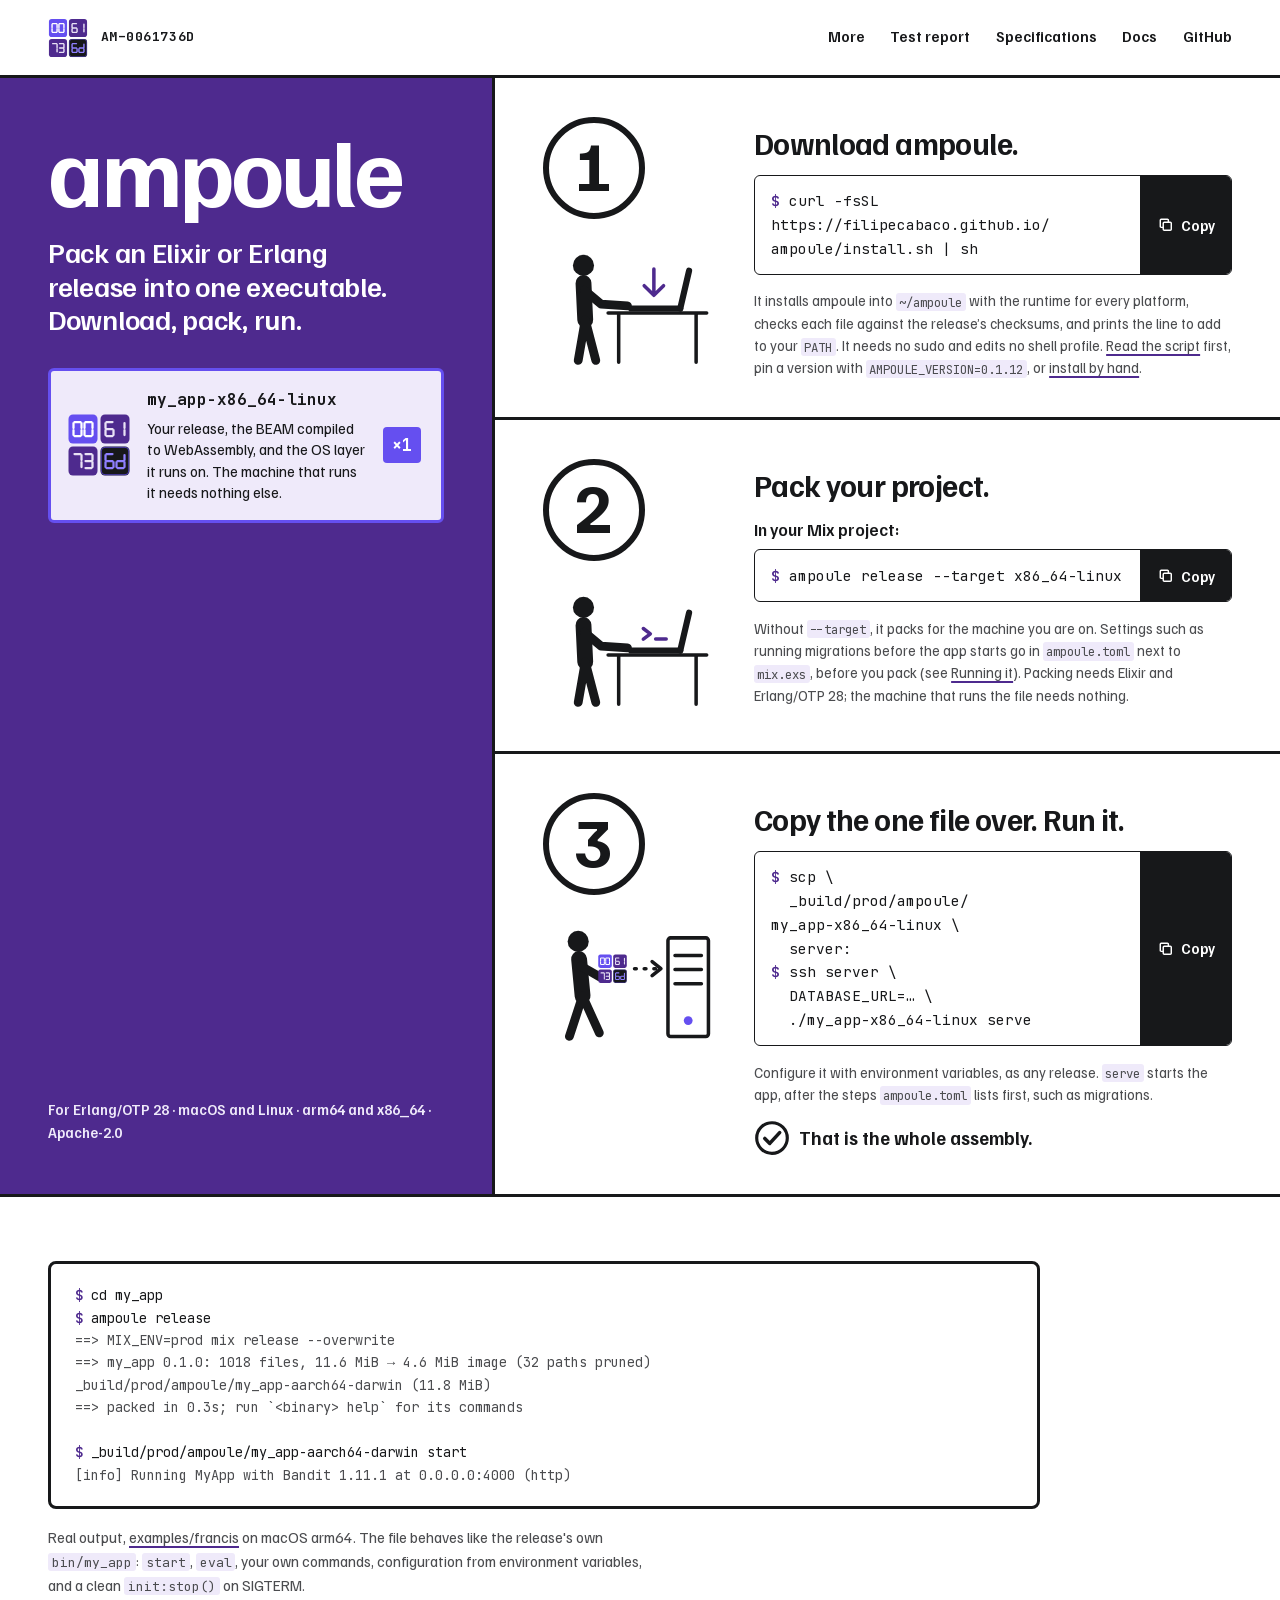
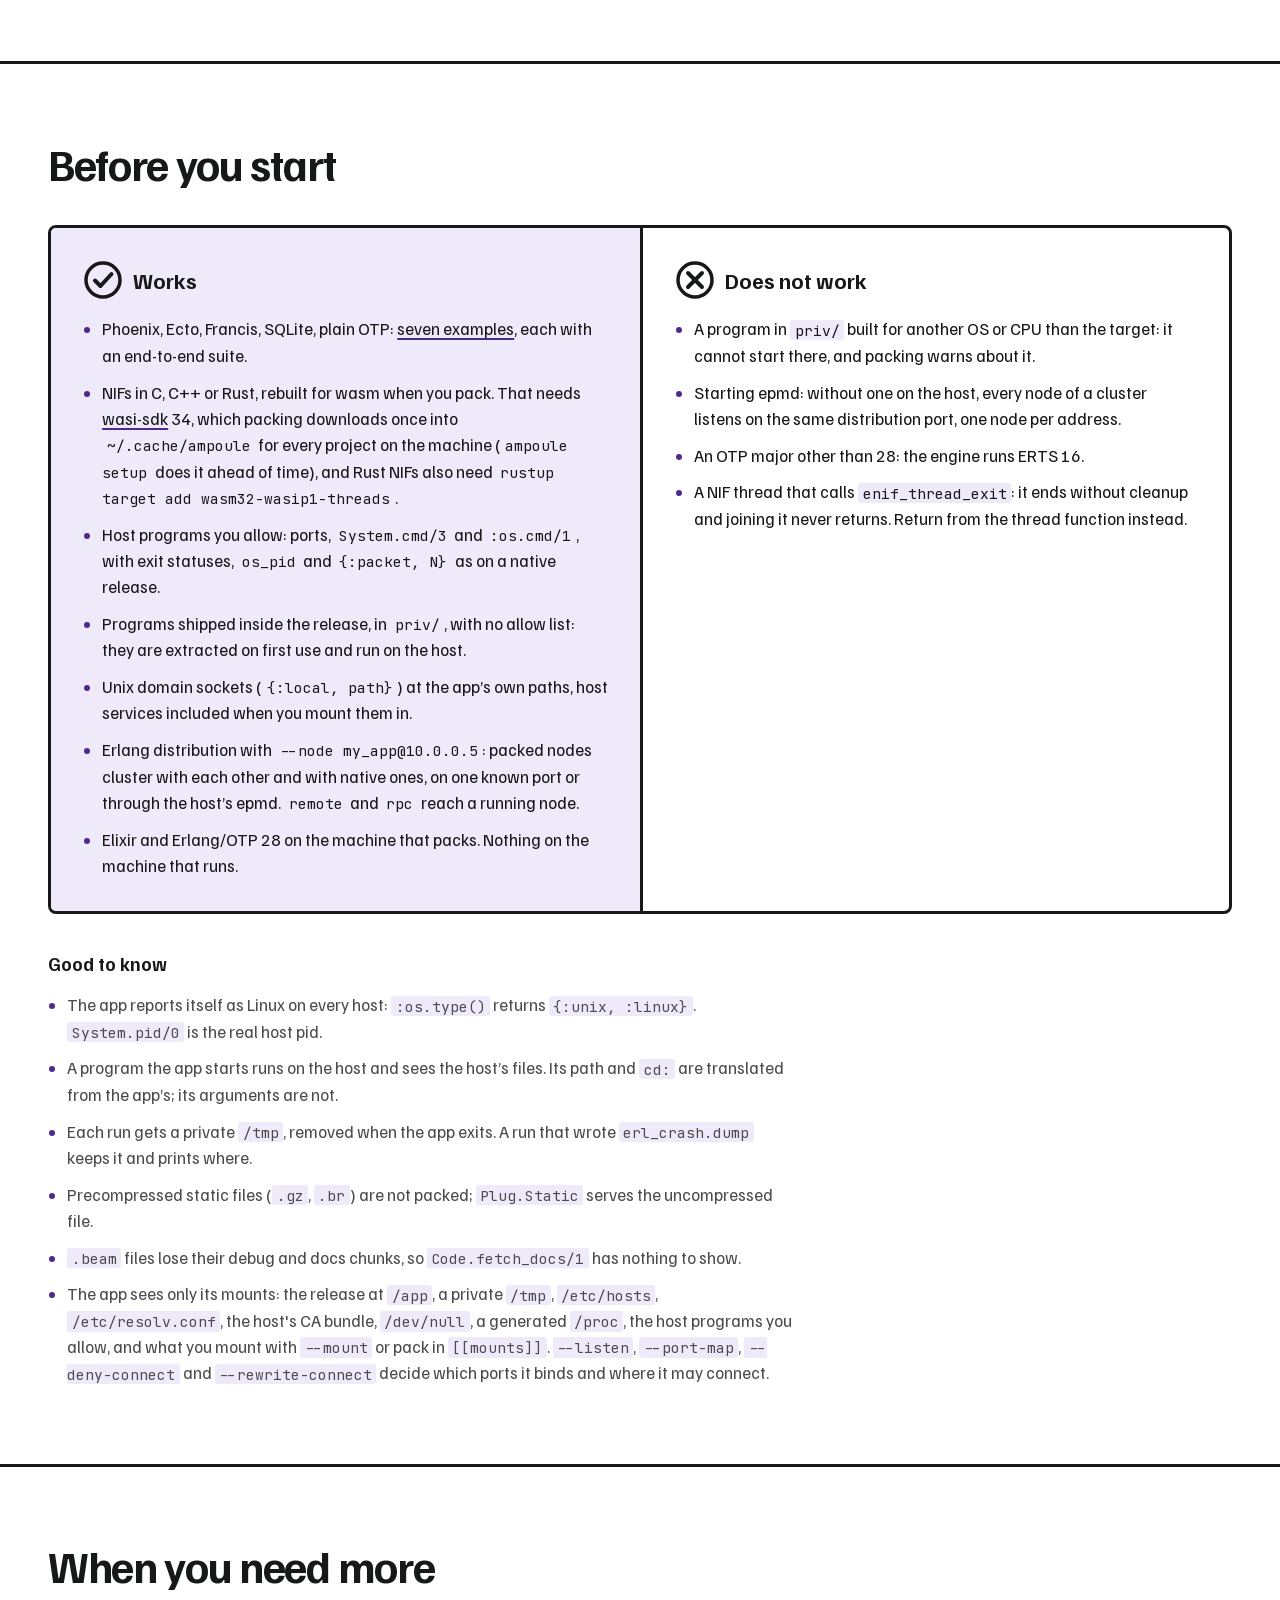
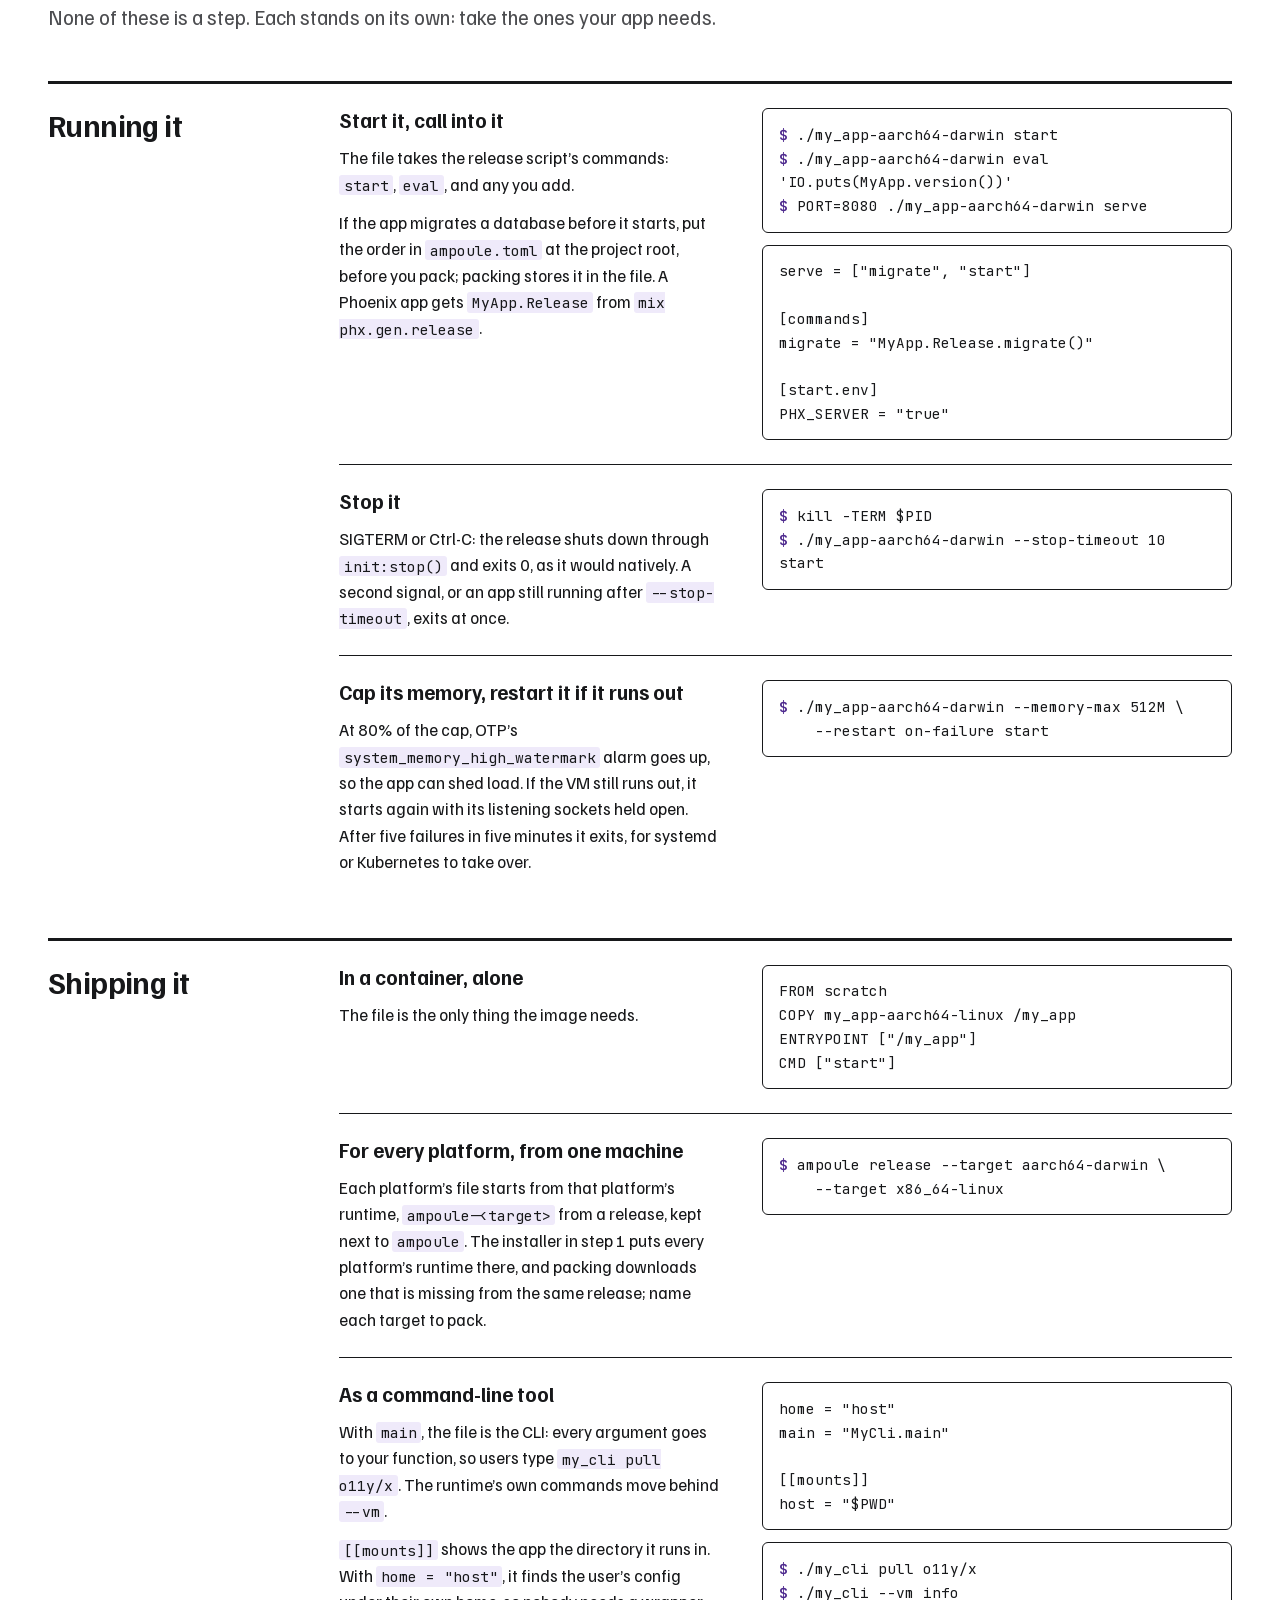
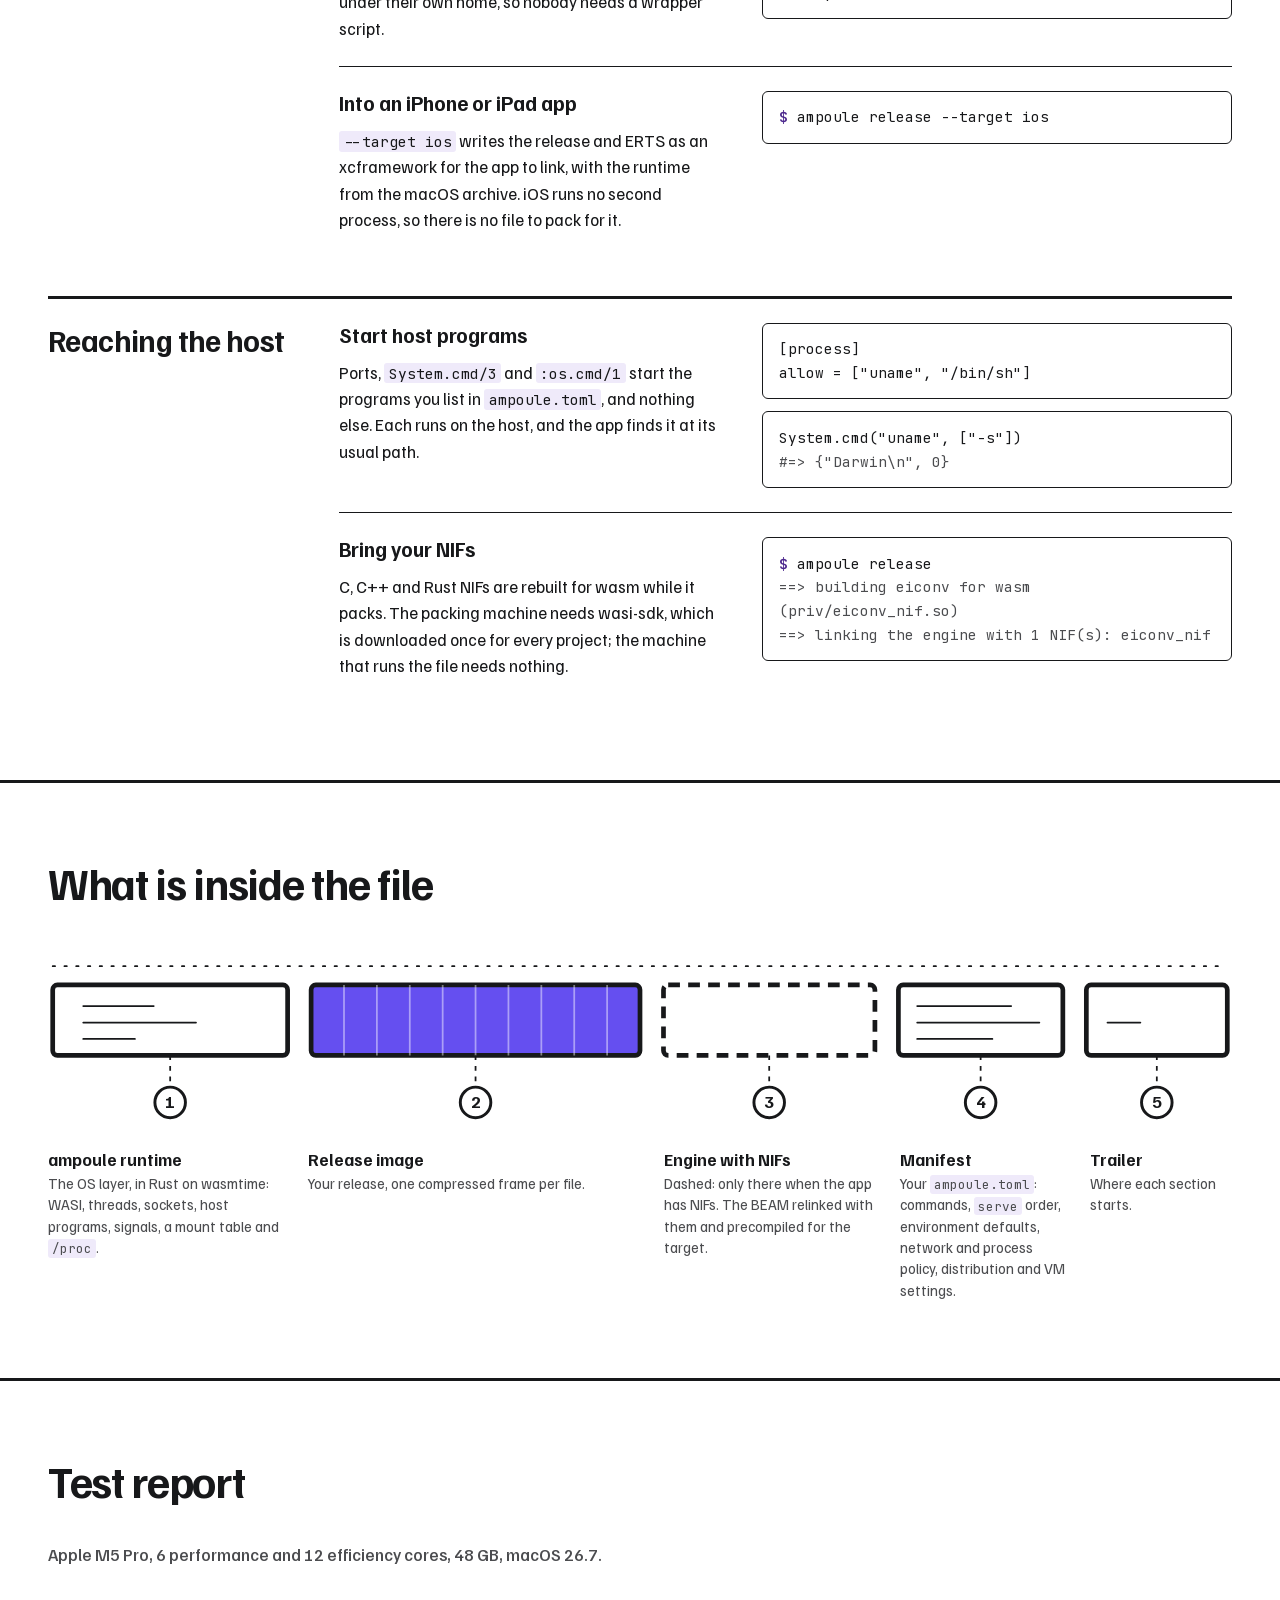
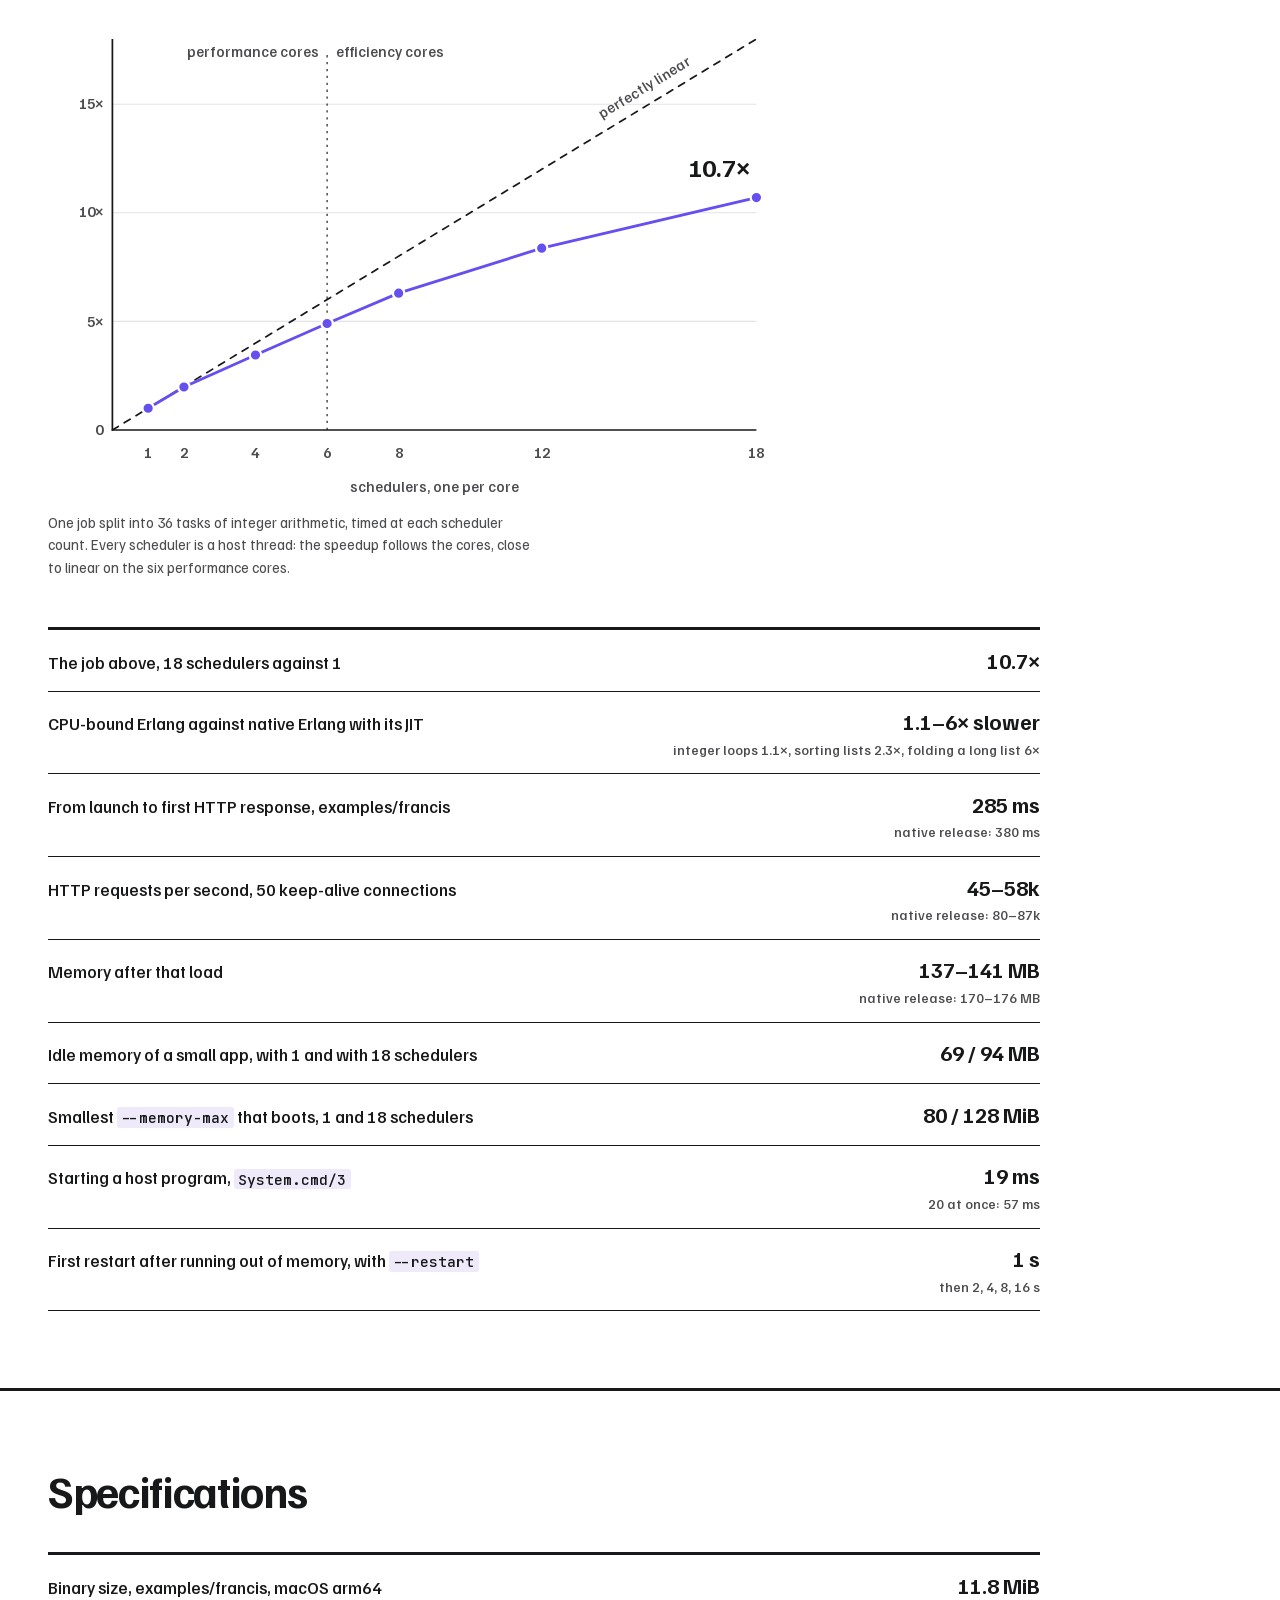
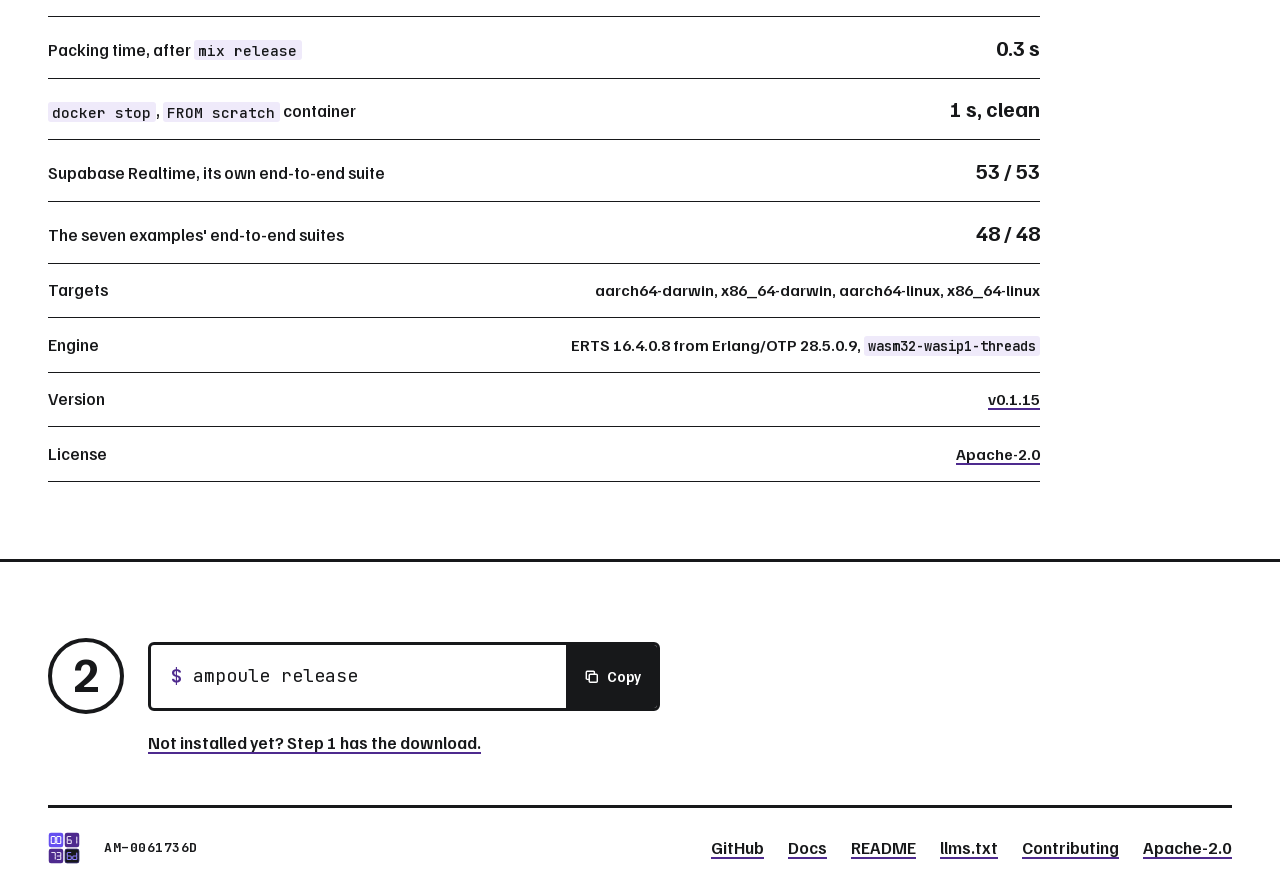
<file: site/index.html>
<!doctype html>
<html lang="en">
<head>
  <meta charset="utf-8">
  <meta name="viewport" content="width=device-width, initial-scale=1">
  <title>ampoule: one executable for your Elixir release</title>
  <meta name="description" content="ampoule packs an Elixir or Erlang release into one executable for macOS and Linux: the release, the BEAM compiled to WebAssembly, and the operating system it runs on, in a single file.">
  <meta name="theme-color" content="#4e2a8e">
  <link rel="canonical" href="https://filipecabaco.github.io/ampoule/">
  <meta property="og:type" content="website">
  <meta property="og:site_name" content="ampoule">
  <meta property="og:locale" content="en_US">
  <meta property="og:url" content="https://filipecabaco.github.io/ampoule/">
  <meta property="og:title" content="ampoule: one executable for your Elixir release">
  <meta property="og:description" content="Pack an Elixir or Erlang release into one file for macOS and Linux: the release, the BEAM as WebAssembly, and the OS layer it runs on. Copy it over and run it.">
  <meta property="og:image" content="https://filipecabaco.github.io/ampoule/og.png?v=3">
  <meta property="og:image:type" content="image/png">
  <meta property="og:image:width" content="1200">
  <meta property="og:image:height" content="630">
  <meta property="og:image:alt" content="ampoule: pack an Elixir or Erlang release into one executable. Step 1, download ampoule with one command. Step 2, ampoule release. Step 3, copy the one file and run it.">
  <meta name="twitter:card" content="summary_large_image">
  <meta name="twitter:title" content="ampoule: one executable for your Elixir release">
  <meta name="twitter:description" content="Pack an Elixir or Erlang release into one file for macOS and Linux. Download, pack, run.">
  <meta name="twitter:image" content="https://filipecabaco.github.io/ampoule/og.png?v=3">
  <meta name="twitter:image:alt" content="ampoule: pack an Elixir or Erlang release into one executable: download, pack, run.">
  <link rel="icon" href="favicon.svg" type="image/svg+xml">
  <link rel="alternate" type="text/plain" href="llms.txt" title="llms.txt: these docs for language models">
  <link rel="preload" href="fonts/familjen-grotesk-latin.woff2" as="font" type="font/woff2" crossorigin>
  <link rel="preload" href="fonts/jetbrains-mono-latin.woff2" as="font" type="font/woff2" crossorigin>
  <link rel="stylesheet" href="style.css">
  <script src="main.js" defer></script>
</head>
<body>
  <a class="skip" href="#steps">Skip to the steps</a>

  <svg width="0" height="0" class="defs" aria-hidden="true" focusable="false">
    <defs>
      <!-- The mark: 00 61 73 6D, the bytes every wasm module starts with. Same drawing as favicon.svg. -->
      <symbol id="mark" viewBox="0 0 128 128">
        <rect x="3" y="3" width="58" height="58" rx="9" fill="#654ff0"/>
        <path d="M15 18L27 18 M29 20L29 30 M29 34L29 44 M15 46L27 46 M13 34L13 44 M13 20L13 30 M37 18L49 18 M51 20L51 30 M51 34L51 44 M37 46L49 46 M35 34L35 44 M35 20L35 30" fill="none" stroke="#ffffff" stroke-width="4.5" stroke-linecap="round"/>
        <rect x="67" y="3" width="58" height="58" rx="9" fill="#4e2a8e"/>
        <path d="M79 18L91 18 M93 34L93 44 M79 46L91 46 M77 34L77 44 M77 20L77 30 M79 32L91 32 M115 20L115 30 M115 34L115 44" fill="none" stroke="#e9e2f5" stroke-width="4.5" stroke-linecap="round"/>
        <rect x="3" y="67" width="58" height="58" rx="9" fill="#4e2a8e"/>
        <path d="M15 82L27 82 M29 84L29 94 M29 98L29 108 M37 82L49 82 M51 84L51 94 M51 98L51 108 M37 110L49 110 M37 96L49 96" fill="none" stroke="#e9e2f5" stroke-width="4.5" stroke-linecap="round"/>
        <rect x="67" y="67" width="58" height="58" rx="9" fill="#17181a"/>
        <rect x="68.5" y="68.5" width="55" height="55" rx="7.5" fill="none" stroke="#654ff0" stroke-width="1.5"/>
        <path d="M79 82L91 82 M93 98L93 108 M79 110L91 110 M77 98L77 108 M77 84L77 94 M79 96L91 96 M115 84L115 94 M115 98L115 108 M101 110L113 110 M99 98L99 108 M101 96L113 96" fill="none" stroke="#8f80ff" stroke-width="4.5" stroke-linecap="round"/>
        
      </symbol>
      <symbol id="icon-copy" viewBox="0 0 24 24">
        <rect x="8.5" y="8.5" width="11" height="11" rx="1.5" fill="none" stroke="currentColor" stroke-width="2"/>
        <path d="M15.5 8.5V5.75A1.25 1.25 0 0 0 14.25 4.5H5.75A1.25 1.25 0 0 0 4.5 5.75v8.5a1.25 1.25 0 0 0 1.25 1.25H8.5" fill="none" stroke="currentColor" stroke-width="2"/>
      </symbol>
      <symbol id="icon-check" viewBox="0 0 24 24">
        <path d="M5 12.5l4.5 4.5L19 7.5" fill="none" stroke="currentColor" stroke-width="2.5" stroke-linecap="round" stroke-linejoin="round"/>
      </symbol>
      <!-- Do / don't markers, as on an assembly sheet. -->
      <symbol id="ok" viewBox="0 0 40 40">
        <circle cx="20" cy="20" r="17" fill="none" stroke="currentColor" stroke-width="3.5"/>
        <path d="M12 20.5l5.5 5.5L28.5 14" fill="none" stroke="currentColor" stroke-width="4" stroke-linecap="round" stroke-linejoin="round"/>
      </symbol>
      <symbol id="no" viewBox="0 0 40 40">
        <circle cx="20" cy="20" r="17" fill="none" stroke="currentColor" stroke-width="3.5"/>
        <path d="M13 13l14 14M27 13L13 27" fill="none" stroke="currentColor" stroke-width="4" stroke-linecap="round"/>
      </symbol>
    </defs>
  </svg>

  <header class="masthead">
    <a class="masthead-id" href="#top" aria-label="ampoule home">
      <svg class="mark" aria-hidden="true"><use href="#mark"/></svg>
      <span class="part-no">AM–0061736D</span>
    </a>
    <nav class="masthead-nav" aria-label="Site">
      <a href="#more">More</a>
      <a href="#report">Test report</a>
      <a href="#specs">Specifications</a>
      <a href="https://github.com/filipecabaco/ampoule/tree/main/docs#readme">Docs</a>
      <a href="https://github.com/filipecabaco/ampoule">GitHub</a>
    </nav>
  </header>

  <main id="top">
    <div class="sheet-one">
      <div class="cover">
        <h1 class="name">ampoule</h1>
        <p class="claim">Pack an Elixir or Erlang release into one executable. Download, pack, run.</p>

        <section class="inventory" id="inventory" aria-labelledby="inventory-title">
          <h2 id="inventory-title" class="visually-hidden">What you ship</h2>
          <p class="the-part">
            <svg class="mark" aria-hidden="true"><use href="#mark"/></svg>
            <span><span class="part-name">my_app-x86_64-linux</span><span class="part-desc">Your release, the BEAM compiled to WebAssembly, and the OS layer it runs on. The machine that runs it needs nothing else.</span></span>
            <span class="qty">×1</span>
          </p>
        </section>
        <p class="cover-foot">For Erlang/OTP 28 · macOS and Linux · arm64 and x86_64 · Apache-2.0</p>
      </div>

      <ol class="steps" id="steps" aria-label="Assembly">
        <li class="step" data-step>
          <span class="step-no" aria-hidden="true">1</span>
          <svg class="picto" viewBox="0 0 200 150" aria-hidden="true">
            <!-- A figure at a desk; an arrow brings ampoule down into the laptop. -->
            <circle cx="46" cy="30" r="12" class="ink-fill"/>
            <path d="M46 50 L48 92" class="body"/>
            <path d="M48 92 L40 138 M48 92 L60 138" class="limb"/>
            <path d="M47 58 L66 74 L96 76" class="limb"/>
            <path d="M74 84 H186 M86 84 V140 M174 84 V140" class="line"/>
            <path d="M100 79 H156" class="line heavy"/>
            <path d="M156 79 L166 36" class="line heavy"/>
            <path class="accent-stroke" d="M126 34 V64 M115 53 L126 64 L137 53"/>
          </svg>
          <div class="step-body">
            <h2 class="step-title">Download ampoule.</h2>
            <div class="plate">
              <pre class="cmd"><code data-install><span class="p">$</span> curl -fsSL https://filipecabaco.github.io/<wbr><span class="keep">ampoule/install.sh | sh</span></code></pre>
                <button class="copy" type="button" data-copy="[data-install]" aria-label="Copy the install command">
                  <svg aria-hidden="true"><use href="#icon-copy"/></svg>
                  <span data-copy-label>Copy</span>
                </button>
            </div>
            <p class="needs">It installs ampoule into <code>~/ampoule</code> with the runtime for every platform, checks each file against the release’s checksums, and prints the line to add to your <code>PATH</code>. It needs no sudo and edits no shell profile. <a href="install.sh">Read the script</a> first, pin a version with <code>AMPOULE_VERSION=0.1.12</code>, or <a href="https://github.com/filipecabaco/ampoule/blob/main/docs/getting-started.md">install by hand</a>.</p>
          </div>
        </li>

        <li class="step" data-step>
          <span class="step-no" aria-hidden="true">2</span>
          <svg class="picto" viewBox="0 0 200 150" aria-hidden="true">
            <!-- A figure at a desk, typing into a laptop. -->
            <circle cx="46" cy="30" r="12" class="ink-fill"/>
            <path d="M46 50 L48 92" class="body"/>
            <path d="M48 92 L40 138 M48 92 L60 138" class="limb"/>
            <path d="M47 58 L66 74 L96 76" class="limb"/>
            <path d="M74 84 H186 M86 84 V140 M174 84 V140" class="line"/>
            <path d="M100 79 H156" class="line heavy"/>
            <path d="M156 79 L166 36" class="line heavy"/>
            <path class="accent-stroke" d="M114 54 l8 6 -8 6 M128 66 h12"/>
          </svg>
          <div class="step-body">
            <h2 class="step-title">Pack your project.</h2>
            <div class="stage">
              <p class="stage-say">In your Mix project:</p>
              <div class="plate">
                <pre class="cmd"><code data-release><span class="p">$</span> ampoule release --target x86_64-linux</code></pre>
                <button class="copy" type="button" data-copy="[data-release]" aria-label="Copy the pack command">
                  <svg aria-hidden="true"><use href="#icon-copy"/></svg>
                  <span data-copy-label>Copy</span>
                </button>
              </div>
            </div>
            <p class="needs">Without <code>--target</code>, it packs for the machine you are on. Settings such as running migrations before the app starts go in <code>ampoule.toml</code> next to <code>mix.exs</code>, before you pack (see <a href="#more">Running it</a>). Packing needs Elixir and Erlang/OTP 28; the machine that runs the file needs nothing.</p>
          </div>
        </li>

        <li class="step" data-step>
          <span class="step-no" aria-hidden="true">3</span>
          <svg class="picto" viewBox="0 0 200 150" aria-hidden="true">
            <!-- A figure carrying the one file to a server. -->
            <circle cx="40" cy="30" r="12" class="ink-fill"/>
            <path d="M41 50 L45 92" class="body"/>
            <path d="M45 92 L30 138 M45 92 L64 134" class="limb"/>
            <path d="M43 58 L64 70" class="limb"/>
            <use href="#mark" x="62" y="44" width="34" height="34"/>
            <path d="M104 61 H128" class="line dash"/>
            <path d="M124 53 L134 61 L124 69" class="line"/>
            <rect x="142" y="26" width="46" height="112" rx="3" class="line box"/>
            <path d="M150 46 H180 M150 62 H180 M150 78 H180" class="line"/>
            <circle cx="165" cy="120" r="5" class="accent-fill"/>
          </svg>
          <div class="step-body">
            <h2 class="step-title">Copy the one file over. Run it.</h2>
            <div class="plate">
              <pre class="cmd"><code data-ship><span class="p">$</span> scp \
  _build/prod/ampoule/<wbr><span class="keep">my_app-x86_64-linux \</span>
  server:
<span class="p">$</span> ssh server \
  DATABASE_URL=… \
  <span class="keep">./my_app-x86_64-linux serve</span></code></pre>
                <button class="copy" type="button" data-copy="[data-ship]" aria-label="Copy the copy and run commands">
                  <svg aria-hidden="true"><use href="#icon-copy"/></svg>
                  <span data-copy-label>Copy</span>
                </button>
            </div>
            <p class="needs">Configure it with environment variables, as any release. <code>serve</code> starts the app, after the steps <code>ampoule.toml</code> lists first, such as migrations.</p>
            <p class="done"><svg aria-hidden="true"><use href="#ok"/></svg> That is the whole assembly.</p>
          </div>
        </li>
      </ol>
    </div>

    <section class="proof" aria-labelledby="proof-title">
      <h2 id="proof-title" class="visually-hidden">What packing looks like</h2>
      <figure class="specimen">
        <pre class="cmd"><code><span class="p">$</span> cd my_app
<span class="p">$</span> ampoule release
<span class="o">==&gt; MIX_ENV=prod mix release --overwrite
==&gt; my_app 0.1.0: 1018 files, 11.6 MiB → 4.6 MiB image (32 paths pruned)
_build/prod/ampoule/my_app-aarch64-darwin (11.8 MiB)
==&gt; packed in 0.3s; run `&lt;binary&gt; help` for its commands</span>

<span class="p">$</span> _build/prod/ampoule/my_app-aarch64-darwin start
<span class="o">[info] Running MyApp with Bandit 1.11.1 at 0.0.0.0:4000 (http)</span></code></pre>
        <figcaption>Real output, <a href="https://github.com/filipecabaco/ampoule/tree/main/examples/francis">examples/francis</a> on macOS arm64. The file behaves like the release's own <code>bin/my_app</code>: <code>start</code>, <code>eval</code>, your own commands, configuration from environment variables, and a clean <code>init:stop()</code> on SIGTERM.</figcaption>
      </figure>
    </section>

    <section class="rules" aria-labelledby="rules-title">
      <h2 id="rules-title" class="sheet-title">Before you start</h2>
      <div class="rules-grid">
        <div class="rule-col">
          <h3><svg class="rule-icon ok" aria-hidden="true"><use href="#ok"/></svg> Works</h3>
          <ul>
            <li>Phoenix, Ecto, Francis, SQLite, plain OTP: <a href="https://github.com/filipecabaco/ampoule/tree/main/examples">seven examples</a>, each with an end-to-end suite.</li>
            <li>NIFs in C, C++ or Rust, rebuilt for wasm when you pack. That needs <a href="https://github.com/WebAssembly/wasi-sdk/releases">wasi-sdk</a> 34, which packing downloads once into <code>~/.cache/ampoule</code> for every project on the machine (<code>ampoule setup</code> does it ahead of time), and Rust NIFs also need <code>rustup target add wasm32-wasip1-threads</code>.</li>
            <li>Host programs you allow: ports, <code>System.cmd/3</code> and <code>:os.cmd/1</code>, with exit statuses, <code>os_pid</code> and <code>{:packet, N}</code> as on a native release.</li>
            <li>Programs shipped inside the release, in <code>priv/</code>, with no allow list: they are extracted on first use and run on the host.</li>
            <li>Unix domain sockets (<code>{:local, path}</code>) at the app’s own paths, host services included when you mount them in.</li>
            <li>Erlang distribution with <code>--node my_app@10.0.0.5</code>: packed nodes cluster with each other and with native ones, on one known port or through the host’s epmd. <code>remote</code> and <code>rpc</code> reach a running node.</li>
            <li>Elixir and Erlang/OTP 28 on the machine that packs. Nothing on the machine that runs.</li>
          </ul>
        </div>
        <div class="rule-col">
          <h3><svg class="rule-icon no" aria-hidden="true"><use href="#no"/></svg> Does not work</h3>
          <ul>
            <li>A program in <code>priv/</code> built for another OS or CPU than the target: it cannot start there, and packing warns about it.</li>
            <li>Starting epmd: without one on the host, every node of a cluster listens on the same distribution port, one node per address.</li>
            <li>An OTP major other than 28: the engine runs ERTS 16.</li>
            <li>A NIF thread that calls <code>enif_thread_exit</code>: it ends without cleanup and joining it never returns. Return from the thread function instead.</li>
          </ul>
        </div>
      </div>
      <h3 class="aside-title">Good to know</h3>
      <ul class="aside-list">
        <li>The app reports itself as Linux on every host: <code>:os.type()</code> returns <code>{:unix, :linux}</code>. <code>System.pid/0</code> is the real host pid.</li>
        <li>A program the app starts runs on the host and sees the host’s files. Its path and <code>cd:</code> are translated from the app’s; its arguments are not.</li>
        <li>Each run gets a private <code>/tmp</code>, removed when the app exits. A run that wrote <code>erl_crash.dump</code> keeps it and prints where.</li>
        <li>Precompressed static files (<code>.gz</code>, <code>.br</code>) are not packed; <code>Plug.Static</code> serves the uncompressed file.</li>
        <li><code>.beam</code> files lose their debug and docs chunks, so <code>Code.fetch_docs/1</code> has nothing to show.</li>
        <li>The app sees only its mounts: the release at <code>/app</code>, a private <code>/tmp</code>, <code>/etc/hosts</code>, <code>/etc/resolv.conf</code>, the host's CA bundle, <code>/dev/null</code>, a generated <code>/proc</code>, the host programs you allow, and what you mount with <code>--mount</code> or pack in <code>[[mounts]]</code>. <code>--listen</code>, <code>--port-map</code>, <code>--deny-connect</code> and <code>--rewrite-connect</code> decide which ports it binds and where it may connect.</li>
      </ul>
    </section>

    <section class="more" id="more" aria-labelledby="more-title">
      <h2 id="more-title" class="sheet-title">When you need more</h2>
      <p class="more-lede">None of these is a step. Each stands on its own: take the ones your app needs.</p>

      <section class="fit-group" aria-labelledby="fit-run">
        <h3 id="fit-run">Running it</h3>
        <div class="fits">
          <article class="fit">
            <div class="fit-text">
              <h4>Start it, call into it</h4>
              <p>The file takes the release script’s commands: <code>start</code>, <code>eval</code>, and any you add.</p>
              <p>If the app migrates a database before it starts, put the order in <code>ampoule.toml</code> at the project root, before you pack; packing stores it in the file. A Phoenix app gets <code>MyApp.Release</code> from <code>mix phx.gen.release</code>.</p>
            </div>
            <div class="fit-code">
              <pre class="cmd"><code><span class="p">$</span> ./my_app-aarch64-darwin start
<span class="p">$</span> ./my_app-aarch64-darwin eval 'IO.puts(MyApp.version())'
<span class="p">$</span> PORT=8080 ./my_app-aarch64-darwin serve</code></pre>
              <pre class="cmd"><code>serve = ["migrate", "start"]

[commands]
migrate = "MyApp.Release.migrate()"

[start.env]
PHX_SERVER = "true"</code></pre>
            </div>
          </article>

          <article class="fit">
            <div class="fit-text">
              <h4>Stop it</h4>
              <p>SIGTERM or Ctrl-C: the release shuts down through <code>init:stop()</code> and exits 0, as it would natively. A second signal, or an app still running after <code>--stop-timeout</code>, exits at once.</p>
            </div>
            <div class="fit-code">
              <pre class="cmd"><code><span class="p">$</span> kill -TERM $PID
<span class="p">$</span> ./my_app-aarch64-darwin --stop-timeout 10 start</code></pre>
            </div>
          </article>

          <article class="fit">
            <div class="fit-text">
              <h4>Cap its memory, restart it if it runs out</h4>
              <p>At 80% of the cap, OTP’s <code>system_memory_high_watermark</code> alarm goes up, so the app can shed load. If the VM still runs out, it starts again with its listening sockets held open. After five failures in five minutes it exits, for systemd or Kubernetes to take over.</p>
            </div>
            <div class="fit-code">
              <pre class="cmd"><code><span class="p">$</span> ./my_app-aarch64-darwin --memory-max 512M \
    --restart on-failure start</code></pre>
            </div>
          </article>
        </div>
      </section>

      <section class="fit-group" aria-labelledby="fit-ship">
        <h3 id="fit-ship">Shipping it</h3>
        <div class="fits">
          <article class="fit">
            <div class="fit-text">
              <h4>In a container, alone</h4>
              <p>The file is the only thing the image needs.</p>
            </div>
            <div class="fit-code">
              <pre class="cmd"><code>FROM scratch
COPY my_app-aarch64-linux /my_app
ENTRYPOINT ["/my_app"]
CMD ["start"]</code></pre>
            </div>
          </article>

          <article class="fit">
            <div class="fit-text">
              <h4>For every platform, from one machine</h4>
              <p>Each platform’s file starts from that platform’s runtime, <code>ampoule-&lt;target&gt;</code> from a release, kept next to <code>ampoule</code>. The installer in step 1 puts every platform’s runtime there, and packing downloads one that is missing from the same release; name each target to pack.</p>
            </div>
            <div class="fit-code">
              <pre class="cmd"><code><span class="p">$</span> ampoule release --target aarch64-darwin \
    --target x86_64-linux</code></pre>
            </div>
          </article>

          <article class="fit">
            <div class="fit-text">
              <h4>As a command-line tool</h4>
              <p>With <code>main</code>, the file is the CLI: every argument goes to your function, so users type <code>my_cli pull o11y/x</code>. The runtime’s own commands move behind <code>--vm</code>.</p>
              <p><code>[[mounts]]</code> shows the app the directory it runs in. With <code>home = "host"</code>, it finds the user’s config under their own home, so nobody needs a wrapper script.</p>
            </div>
            <div class="fit-code">
              <pre class="cmd"><code>home = "host"
main = "MyCli.main"

[[mounts]]
host = "$PWD"</code></pre>
              <pre class="cmd"><code><span class="p">$</span> ./my_cli pull o11y/x
<span class="p">$</span> ./my_cli --vm info</code></pre>
            </div>
          </article>

          <article class="fit">
            <div class="fit-text">
              <h4>Into an iPhone or iPad app</h4>
              <p><code>--target ios</code> writes the release and ERTS as an xcframework for the app to link, with the runtime from the macOS archive. iOS runs no second process, so there is no file to pack for it.</p>
            </div>
            <div class="fit-code">
              <pre class="cmd"><code><span class="p">$</span> ampoule release --target ios</code></pre>
            </div>
          </article>
        </div>
      </section>

      <section class="fit-group" aria-labelledby="fit-host">
        <h3 id="fit-host">Reaching the host</h3>
        <div class="fits">
          <article class="fit">
            <div class="fit-text">
              <h4>Start host programs</h4>
              <p>Ports, <code>System.cmd/3</code> and <code>:os.cmd/1</code> start the programs you list in <code>ampoule.toml</code>, and nothing else. Each runs on the host, and the app finds it at its usual path.</p>
            </div>
            <div class="fit-code">
              <pre class="cmd"><code>[process]
allow = ["uname", "/bin/sh"]</code></pre>
              <pre class="cmd"><code>System.cmd("uname", ["-s"])
<span class="o">#=&gt; {"Darwin\n", 0}</span></code></pre>
            </div>
          </article>

          <article class="fit">
            <div class="fit-text">
              <h4>Bring your NIFs</h4>
              <p>C, C++ and Rust NIFs are rebuilt for wasm while it packs. The packing machine needs wasi-sdk, which is downloaded once for every project; the machine that runs the file needs nothing.</p>
            </div>
            <div class="fit-code">
              <pre class="cmd"><code><span class="p">$</span> ampoule release
<span class="o">==&gt; building eiconv for wasm (priv/eiconv_nif.so)
==&gt; linking the engine with 1 NIF(s): eiconv_nif</span></code></pre>
            </div>
          </article>
        </div>
      </section>
    </section>

    <section class="exploded" aria-labelledby="exploded-title">
      <h2 id="exploded-title" class="sheet-title">What is inside the file</h2>
      <figure class="drawing">
        <!-- The file drawn in ink, its five sections pulled apart along one axis. -->
        <svg class="draw-wide" viewBox="-4 0 1008 150" role="img" aria-label="The file, drawn as five sections pulled apart: runtime, release image, engine with NIFs, manifest, trailer">
          <path class="ghost" d="M0 18 H1000"/>
          <g class="parts-drawn">
            <rect x="0" y="34" width="200" height="60" rx="4" class="sec"/>
            <path class="hair" d="M26 52 h60 M26 66 h96 M26 80 h44"/>
            <rect x="220" y="34" width="280" height="60" rx="4" class="sec fill-wasm"/>
            <path class="hair-light" d="M248 34 v60 M276 34 v60 M304 34 v60 M332 34 v60 M360 34 v60 M388 34 v60 M416 34 v60 M444 34 v60 M472 34 v60"/>
            <rect x="520" y="34" width="180" height="60" rx="4" class="sec dashed"/>
            <rect x="720" y="34" width="140" height="60" rx="4" class="sec"/>
            <path class="hair" d="M736 52 h80 M736 66 h104 M736 80 h64"/>
            <rect x="880" y="34" width="120" height="60" rx="4" class="sec"/>
            <path class="hair" d="M898 66 h28"/>
          </g>
          <path class="leader" d="M100 94 V124 M360 94 V124 M610 94 V124 M790 94 V124 M940 94 V124"/>
          <g class="callouts">
            <circle cx="100" cy="134" r="13"/><text x="100" y="139">1</text>
            <circle cx="360" cy="134" r="13"/><text x="360" y="139">2</text>
            <circle cx="610" cy="134" r="13"/><text x="610" y="139">3</text>
            <circle cx="790" cy="134" r="13"/><text x="790" y="139">4</text>
            <circle cx="940" cy="134" r="13"/><text x="940" y="139">5</text>
          </g>
        </svg>
        <svg class="draw-wide draw-tall" viewBox="0 0 240 542" aria-hidden="true">
          <path class="ghost" d="M16 8 V528"/>
            <rect x="40" y="8" width="120" height="94" rx="4" class="sec"/>
            <rect x="40" y="116" width="120" height="176" rx="4" class="sec fill-wasm"/>
            <rect x="40" y="306" width="120" height="94" rx="4" class="sec dashed"/>
            <rect x="40" y="414" width="120" height="53" rx="4" class="sec"/>
            <rect x="40" y="481" width="120" height="47" rx="4" class="sec"/>
          <path class="leader" d="M160 55 H193 M160 204 H193 M160 353 H193 M160 440 H193 M160 504 H193"/>
          <g class="callouts">
            <circle cx="208" cy="55" r="13"/><text x="208" y="60">1</text>
            <circle cx="208" cy="204" r="13"/><text x="208" y="209">2</text>
            <circle cx="208" cy="353" r="13"/><text x="208" y="358">3</text>
            <circle cx="208" cy="440" r="13"/><text x="208" y="445">4</text>
            <circle cx="208" cy="504" r="13"/><text x="208" y="509">5</text>
          </g>
        </svg>
        <ol class="file">
          <li><span class="callout">1</span><span class="seg-name">ampoule runtime</span><span class="seg-desc">The OS layer, in Rust on wasmtime: WASI, threads, sockets, host programs, signals, a mount table and <code>/proc</code>.</span></li>
          <li><span class="callout">2</span><span class="seg-name">Release image</span><span class="seg-desc">Your release, one compressed frame per file.</span></li>
          <li><span class="callout">3</span><span class="seg-name">Engine with NIFs</span><span class="seg-desc">Dashed: only there when the app has NIFs. The BEAM relinked with them and precompiled for the target.</span></li>
          <li><span class="callout">4</span><span class="seg-name">Manifest</span><span class="seg-desc">Your <code>ampoule.toml</code>: commands, <code>serve</code> order, environment defaults, network and process policy, distribution and VM settings.</span></li>
          <li><span class="callout">5</span><span class="seg-name">Trailer</span><span class="seg-desc">Where each section starts.</span></li>
        </ol>
      </figure>
    </section>

    <section class="specs report" id="report" aria-labelledby="report-title">
      <h2 id="report-title" class="sheet-title">Test report</h2>
      <p class="rig">Apple M5 Pro, 6 performance and 12 efficiency cores, 48 GB, macOS 26.7.</p>
      <figure class="scaling">
        <!-- Measured speedup of one CPU-bound job (36 tasks of 50 million integer steps) as schedulers are added.
             x: 0..18 schedulers -> 56..616; y: 0..18x -> 380..40. Each point is against its own run's one-scheduler time. -->
        <svg viewBox="0 0 640 440" role="img" aria-labelledby="scaling-title scaling-desc">
          <title id="scaling-title">Speedup as schedulers are added</title>
          <desc id="scaling-desc">One scheduler 1×, 2 schedulers 1.98×, 4 schedulers 3.45×, 6 schedulers 4.9×, 8 schedulers 6.3×, 12 schedulers 8.37×, 18 schedulers 10.7×. Close to linear across the six performance cores, then slower on the efficiency cores.</desc>
          <g class="grid">
            <path d="M56 285.6 H616 M56 191.1 H616 M56 96.7 H616"/>
          </g>
          <g class="axis">
            <path d="M56 40 V380 H616"/>
            <text x="48" y="384" class="y">0</text>
            <text x="48" y="290" class="y">5×</text>
            <text x="48" y="195" class="y">10×</text>
            <text x="48" y="101" class="y">15×</text>
            <text x="87.1" y="404">1</text><text x="118.2" y="404">2</text><text x="180.4" y="404">4</text><text x="242.7" y="404">6</text>
            <text x="304.9" y="404">8</text><text x="429.3" y="404">12</text><text x="616" y="404">18</text>
            <text x="336" y="434" class="title">schedulers, one per core</text>
          </g>
          <path class="cores" d="M242.7 380 V52"/>
          <text x="236" y="56" class="cores-label end">performance<tspan class="long"> cores</tspan></text>
          <text x="250" y="56" class="cores-label">efficiency<tspan class="long"> cores</tspan></text>
          <path class="ideal" d="M56 380 L616 40"/>
          <text x="560" y="62" class="ideal-label" transform="rotate(-31.3 560 62)">perfectly linear</text>
          <path class="measured" d="M87.1 361.1 L118.2 342.6 L180.4 314.8 L242.7 287.4 L304.9 261 L429.3 221.9 L616 177.9"/>
          <g class="points">
            <circle cx="87.1" cy="361.1" r="5"><title>1 scheduler: 1×</title></circle>
            <circle cx="118.2" cy="342.6" r="5"><title>2 schedulers: 1.98×</title></circle>
            <circle cx="180.4" cy="314.8" r="5"><title>4 schedulers: 3.45×</title></circle>
            <circle cx="242.7" cy="287.4" r="5"><title>6 schedulers: 4.9×</title></circle>
            <circle cx="304.9" cy="261" r="5"><title>8 schedulers: 6.3×</title></circle>
            <circle cx="429.3" cy="221.9" r="5"><title>12 schedulers: 8.37×</title></circle>
            <circle cx="616" cy="177.9" r="5"><title>18 schedulers: 10.7×</title></circle>
          </g>
          <text x="610" y="160" class="end-label end">10.7×</text>
        </svg>
        <figcaption>One job split into 36 tasks of integer arithmetic, timed at each scheduler count. Every scheduler is a host thread: the speedup follows the cores, close to linear on the six performance cores.</figcaption>
      </figure>
      <table>
        <caption class="visually-hidden">Measured results on the machine above</caption>
        <tbody>
          <tr><th scope="row">The job above, 18 schedulers against 1</th><td>10.7×</td></tr>
          <tr><th scope="row">CPU-bound Erlang against native Erlang with its JIT</th><td>1.1–6× slower <span class="aside">integer loops 1.1×, sorting lists 2.3×, folding a long list 6×</span></td></tr>
          <tr><th scope="row">From launch to first HTTP response, examples/francis</th><td>285 ms <span class="aside">native release: 380 ms</span></td></tr>
          <tr><th scope="row">HTTP requests per second, 50 keep-alive connections</th><td>45–58k <span class="aside">native release: 80–87k</span></td></tr>
          <tr><th scope="row">Memory after that load</th><td>137–141 MB <span class="aside">native release: 170–176 MB</span></td></tr>
          <tr><th scope="row">Idle memory of a small app, with 1 and with 18 schedulers</th><td>69 / 94 MB</td></tr>
          <tr><th scope="row">Smallest <code>--memory-max</code> that boots, 1 and 18 schedulers</th><td>80 / 128 MiB</td></tr>
          <tr><th scope="row">Starting a host program, <code>System.cmd/3</code></th><td>19 ms <span class="aside">20 at once: 57 ms</span></td></tr>
          <tr><th scope="row">First restart after running out of memory, with <code>--restart</code></th><td>1 s <span class="aside">then 2, 4, 8, 16 s</span></td></tr>
        </tbody>
      </table>
    </section>

    <section class="specs" id="specs" aria-labelledby="specs-title">
      <h2 id="specs-title" class="sheet-title">Specifications</h2>
      <table>
        <caption class="visually-hidden">Specifications</caption>
        <tbody>
          <tr><th scope="row">Binary size, examples/francis, macOS arm64</th><td>11.8 MiB</td></tr>
          <tr><th scope="row">Packing time, after <code>mix release</code></th><td>0.3 s</td></tr>
          <tr><th scope="row"><code>docker stop</code>, <code>FROM scratch</code> container</th><td>1 s, clean</td></tr>
          <tr><th scope="row">Supabase Realtime, its own end-to-end suite</th><td>53 / 53</td></tr>
          <tr><th scope="row">The seven examples' end-to-end suites</th><td>48 / 48</td></tr>
          <tr><th scope="row">Targets</th><td class="text">aarch64-darwin, x86_64-darwin, aarch64-linux, x86_64-linux</td></tr>
          <tr><th scope="row">Engine</th><td class="text">ERTS 16.4.0.8 from Erlang/OTP 28.5.0.9, <code>wasm32-wasip1-threads</code></td></tr>
          <tr><th scope="row">Version</th><td class="text"><a href="https://github.com/filipecabaco/ampoule/releases/latest">v0.1.15</a></td></tr>
          <tr><th scope="row">License</th><td class="text"><a href="https://github.com/filipecabaco/ampoule/blob/main/LICENSE">Apache-2.0</a></td></tr>
        </tbody>
      </table>
    </section>
  </main>

  <p class="visually-hidden" aria-live="polite" data-copy-status></p>

  <footer class="back">
    <div class="back-cmd">
      <span class="step-no" aria-hidden="true">2</span>
      <div class="plate">
        <pre class="cmd"><code data-again><span class="p">$</span> ampoule release</code></pre>
        <button class="copy" type="button" data-copy="[data-again]" aria-label="Copy the pack command">
          <svg aria-hidden="true"><use href="#icon-copy"/></svg>
          <span data-copy-label>Copy</span>
        </button>
      </div>
      <a class="back-install" href="#steps">Not installed yet? Step 1 has the download.</a>
    </div>
    <p class="back-links">
      <svg class="mark" aria-hidden="true"><use href="#mark"/></svg>
      <span class="part-no">AM–0061736D</span>
      <a href="https://github.com/filipecabaco/ampoule">GitHub</a>
      <a href="https://github.com/filipecabaco/ampoule/tree/main/docs#readme">Docs</a>
      <a href="https://github.com/filipecabaco/ampoule#readme">README</a>
      <a href="llms.txt">llms.txt</a>
      <a href="https://github.com/filipecabaco/ampoule/blob/main/CONTRIBUTING.md">Contributing</a>
      <a href="https://github.com/filipecabaco/ampoule/blob/main/LICENSE">Apache-2.0</a>
    </p>
  </footer>
</body>
</html>
</file>
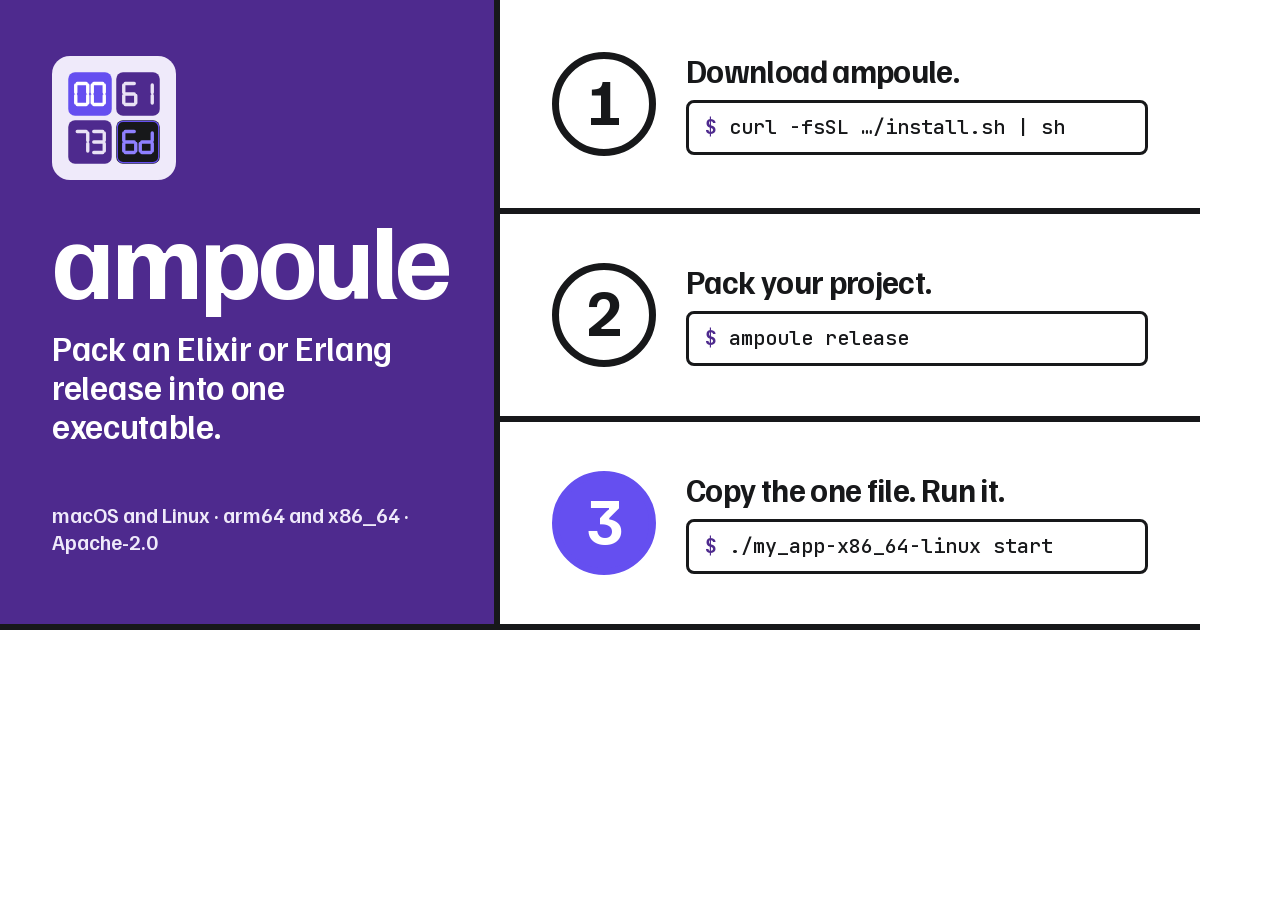
<file: assets/og.html>
<!doctype html>
<!-- The social card for the site (site/og.png, 1200x630). Not published; render it with
     `elixir scripts/og.exs`, which screenshots this page in headless Chrome. The commands are the
     ones on the site; the look is the site's: an Elixir-purple cover beside the two steps. -->
<html lang="en">
<head>
<meta charset="utf-8">
<title>ampoule og card</title>
<style>
  @font-face {
    font-family: "Familjen Grotesk";
    src: url("../site/fonts/familjen-grotesk-latin.woff2") format("woff2");
    font-weight: 400 700;
  }

  @font-face {
    font-family: "JetBrains Mono";
    src: url("../site/fonts/jetbrains-mono-latin.woff2") format("woff2");
    font-weight: 400 700;
  }

  :root {
    --ink: #17181a;
    --elixir: #4e2a8e;
    --wasm: #654ff0;
    --wash: #efeafa;
  }

  html, body {
    margin: 0;
    width: 1200px;
    height: 630px;
    overflow: hidden;
    background: #fff;
    color: var(--ink);
    font-family: "Familjen Grotesk", "Helvetica Neue", Arial, sans-serif;
    -webkit-font-smoothing: antialiased;
  }

  .card {
    display: grid;
    grid-template-columns: 500px 1fr;
    height: 630px;
    box-sizing: border-box;
    border-bottom: 6px solid var(--ink);
  }

  .cover {
    background: var(--elixir);
    color: #fff;
    padding: 56px 52px 48px;
    border-right: 6px solid var(--ink);
    display: flex;
    flex-direction: column;
  }

  /* Two of the mark's tiles are Elixir purple, so it sits on a light plate. */
  .plate {
    align-self: flex-start;
    background: var(--wash);
    border-radius: 18px;
    padding: 14px;
    line-height: 0;
  }

  .plate img {
    width: 96px;
    height: 96px;
  }

  .name {
    margin: 30px 0 0;
    font-size: 108px;
    font-weight: 700;
    line-height: 0.85;
    letter-spacing: -0.035em;
  }

  .claim {
    margin: 26px 0 0;
    font-size: 34px;
    font-weight: 600;
    line-height: 1.15;
    letter-spacing: -0.01em;
  }

  .foot {
    margin-top: auto;
    font-size: 21px;
    font-weight: 600;
    color: var(--wash);
  }

  .steps {
    display: grid;
    grid-template-rows: 1fr 1fr 1fr;
  }

  .step {
    display: grid;
    grid-template-columns: 104px 1fr;
    align-items: center;
    gap: 30px;
    padding: 0 52px;
  }

  .step + .step {
    border-top: 6px solid var(--ink);
  }

  .no {
    display: grid;
    place-items: center;
    width: 104px;
    height: 104px;
    border: 7px solid var(--ink);
    border-radius: 50%;
    box-sizing: border-box;
    font-size: 66px;
    font-weight: 700;
    line-height: 1;
    /* Puts the digit's ink on the circle's centre (measured on the render). */
    padding-bottom: 9.8px;
  }

  .step:last-child .no {
    background: var(--wasm);
    border-color: var(--wasm);
    color: #fff;
  }

  h2 {
    margin: 0 0 12px;
    font-size: 32px;
    font-weight: 700;
    letter-spacing: -0.02em;
    line-height: 1.1;
  }

  code {
    display: block;
    border: 3px solid var(--ink);
    border-radius: 8px;
    padding: 10px 16px;
    font: 500 20px/1.45 "JetBrains Mono", ui-monospace, monospace;
    white-space: pre;
  }

  code b {
    color: var(--elixir);
  }
</style>
</head>
<body>
  <div class="card">
    <section class="cover">
      <span class="plate"><img src="logo.svg" alt=""></span>
      <h1 class="name">ampoule</h1>
      <p class="claim">Pack an Elixir or Erlang release into one executable.</p>
      <p class="foot">macOS and Linux · arm64 and x86_64 · Apache-2.0</p>
    </section>
    <section class="steps">
      <div class="step">
        <span class="no">1</span>
        <div>
          <h2>Download ampoule.</h2>
          <code><b>$</b> curl -fsSL …/install.sh | sh</code>
        </div>
      </div>
      <div class="step">
        <span class="no">2</span>
        <div>
          <h2>Pack your project.</h2>
          <code><b>$</b> ampoule release</code>
        </div>
      </div>
      <div class="step">
        <span class="no">3</span>
        <div>
          <h2>Copy the one file. Run it.</h2>
          <code><b>$</b> ./my_app-x86_64-linux start</code>
        </div>
      </div>
    </section>
  </div>
</body>
</html>
</file>
<file: site/style.css>
/* ampoule: the assembly sheet. One part, two steps. */

@font-face {
  font-family: "Familjen Grotesk";
  src: url("fonts/familjen-grotesk-latin.woff2") format("woff2");
  font-weight: 400 700;
  font-display: swap;
}

@font-face {
  font-family: "JetBrains Mono";
  src: url("fonts/jetbrains-mono-latin.woff2") format("woff2");
  font-weight: 400 700;
  font-display: swap;
}

:root {
  --paper: #ffffff;
  --ink: #17181a;
  --ink-soft: #4b4c4f;
  /* WebAssembly's blue and Elixir's purple: the two worlds ampoule joins. */
  --wasm: #654ff0;
  --elixir: #4e2a8e;
  --wash: #efeafa;

  --sans: "Familjen Grotesk", "Helvetica Neue", Arial, sans-serif;
  --mono: "JetBrains Mono", ui-monospace, "SF Mono", Menlo, monospace;

  --gutter: clamp(1rem, 4vw, 3rem);
  --line: 3px;
  --hair: 1.5px;
  --ease: cubic-bezier(0.16, 1, 0.3, 1);

  color-scheme: light;
  accent-color: var(--ink);
  scrollbar-color: var(--ink) var(--paper);
}

*, *::before, *::after { box-sizing: border-box; }

html { scroll-behavior: smooth; scroll-padding-top: 1rem; }

body {
  margin: 0;
  background: var(--paper);
  color: var(--ink);
  font-family: var(--sans);
  font-size: 1.0625rem;
  line-height: 1.55;
  font-variant-numeric: tabular-nums;
  -webkit-font-smoothing: antialiased;
  text-rendering: optimizeLegibility;
}

::selection { background: var(--wasm); color: var(--paper); }

a {
  color: inherit;
  text-decoration-thickness: 1.5px;
  text-underline-offset: 0.2em;
  text-decoration-color: var(--elixir);
}

a:hover { text-decoration-thickness: 3px; text-decoration-color: var(--wasm); }

:focus-visible {
  outline: 3px solid var(--ink);
  outline-offset: 3px;
  box-shadow: 0 0 0 7px var(--wasm);
  border-radius: 2px;
}

code, pre { font-family: var(--mono); font-size: 0.86em; }

:not(pre) > code {
  background: var(--wash);
  padding: 0.05em 0.3em;
  border-radius: 3px;
  overflow-wrap: anywhere;
}

h1, h2, h3, h4 { margin: 0; text-wrap: balance; }
p, ul, ol { margin: 0; }

.defs { position: absolute; width: 0; height: 0; overflow: hidden; }

.visually-hidden {
  position: absolute;
  width: 1px;
  height: 1px;
  margin: -1px;
  overflow: hidden;
  clip-path: inset(50%);
  white-space: nowrap;
}

.skip {
  position: absolute;
  left: var(--gutter);
  top: -4rem;
  z-index: 10;
  background: var(--ink);
  color: var(--paper);
  padding: 0.6rem 1rem;
  font-weight: 650;
}

.skip:focus { top: 1rem; }

/* Masthead: the part-number strip at the top of the sheet. */

.masthead {
  display: flex;
  align-items: center;
  justify-content: space-between;
  gap: 1rem 2rem;
  flex-wrap: wrap;
  padding: 1.1rem var(--gutter);
  border-bottom: var(--line) solid var(--ink);
}

.masthead-id { display: inline-flex; align-items: center; gap: 0.8rem; text-decoration: none; }

.mark { width: 2.5rem; height: 2.5rem; flex: none; }

.part-no { font-family: var(--mono); font-size: 0.82rem; font-weight: 700; letter-spacing: 0.04em; }

.masthead-nav { display: flex; flex-wrap: wrap; gap: 0.4rem 1.6rem; font-weight: 600; font-size: 0.95rem; }

.masthead-nav a {
  text-decoration: none;
  padding-block: 0.25rem;
  border-bottom: var(--line) solid transparent;
}

.masthead-nav a:hover { border-bottom-color: var(--wasm); }

/* Sheet one: the name and the one part on the left, the two steps on the right. */

.sheet-one {
  display: grid;
  grid-template-columns: minmax(0, 0.85fr) minmax(0, 1.35fr);
  border-bottom: var(--line) solid var(--ink);
}

.cover {
  padding: clamp(2rem, 4vw, 3.5rem) var(--gutter);
  border-right: var(--line) solid var(--ink);
  background: var(--elixir);
  color: var(--paper);
  display: flex;
  flex-direction: column;
  gap: 1.5rem;
}

.name {
  font-size: clamp(4rem, 9vw, 6rem);
  font-weight: 700;
  line-height: 0.85;
  letter-spacing: -0.035em;
}

.claim {
  font-size: clamp(1.35rem, 2.2vw, 1.75rem);
  line-height: 1.2;
  font-weight: 600;
  letter-spacing: -0.01em;
  max-width: 22ch;
}

.inventory { padding-top: 0.5rem; }

.cover-foot { margin-top: auto; font-size: 0.9rem; font-weight: 600; color: var(--wash); }

/* The one part: the file you ship, drawn as the single item in the inventory. */
.the-part {
  display: grid;
  grid-template-columns: 4rem 1fr auto;
  align-items: center;
  gap: 1rem;
  padding: 1.1rem 1.25rem 1.1rem 1rem;
  border: var(--line) solid var(--wasm);
  border-radius: 6px;
  background: var(--wash);
  color: var(--ink);
}

.js .the-part { animation: arrive 0.8s 0.3s var(--ease) backwards; }

@keyframes arrive {
  from { box-shadow: 0 0 0 12px var(--wasm); }
  to { box-shadow: 0 0 0 0 var(--wasm); }
}

.the-part .mark { width: 4rem; height: 4rem; }

.the-part .part-name {
  display: block;
  font-family: var(--mono);
  font-size: 1rem;
  font-weight: 700;
  overflow-wrap: anywhere;
}

.qty { font-family: var(--mono); font-weight: 700; font-size: 1.05rem; background: var(--wasm); color: var(--paper); padding: 0.3rem 0.55rem; border-radius: 4px; }

.part-desc { display: block; font-size: 0.95rem; line-height: 1.4; margin-top: 0.25rem; }

/* The steps. */

.steps { list-style: none; padding: 0; margin: 0; display: grid; }

.step {
  display: grid;
  grid-template-columns: clamp(9rem, 14vw, 12rem) minmax(0, 1fr);
  grid-template-rows: auto 1fr;
  column-gap: clamp(1rem, 2.5vw, 2rem);
  padding: clamp(1.75rem, 3vw, 2.5rem) var(--gutter);
}

.step + .step { border-top: var(--line) solid var(--ink); }

.step-no {
  display: grid;
  place-items: center;
  width: clamp(5.5rem, 8vw, 8rem);
  height: clamp(5.5rem, 8vw, 8rem);
  border: 6px solid var(--ink);
  border-radius: 50%;
  font-size: clamp(3.5rem, 5.4vw, 5.25rem);
  font-weight: 700;
  line-height: 1;
  /* A single digit takes no letter-spacing (it would narrow the box and push the digit right), and this
     nudge puts its ink on the circle's centre: measured on renders, not by eye. */
  padding-bottom: 0.13em;
  transition: background-color 0.4s var(--ease), color 0.4s var(--ease);
}

.step.is-done .step-no { background: var(--wasm); border-color: var(--wasm); color: var(--paper); }

.picto {
  grid-column: 1;
  grid-row: 2;
  width: 100%;
  max-width: 11rem;
  margin-top: 1.25rem;
  overflow: visible;
}

.picto .ink-fill { fill: var(--ink); }
.picto .accent-fill { fill: var(--wasm); }

.picto .body,
.picto .limb,
.picto .line,
.picto .accent-stroke { fill: none; stroke-linecap: round; stroke-linejoin: round; }

.picto .body { stroke: var(--ink); stroke-width: 18; }
.picto .limb { stroke: var(--ink); stroke-width: 10; }
.picto .line { stroke: var(--ink); stroke-width: 4; }
.picto .heavy { stroke-width: 7; }
.picto .box { fill: var(--paper); }
.picto .dash { stroke-dasharray: 2 9; }
.picto .accent-stroke { stroke: var(--elixir); stroke-width: 4; }

.step-body {
  grid-column: 2;
  grid-row: 1 / span 2;
  display: grid;
  align-content: start;
  gap: 0.9rem;
  min-width: 0;
}

.step-title {
  font-size: clamp(1.45rem, 2.4vw, 1.9rem);
  font-weight: 700;
  line-height: 1.12;
  letter-spacing: -0.02em;
  margin-top: 0.6rem;
}


/* A command plate: an ink rule, a paper ground, the copy control docked on its edge. */
.plate {
  display: flex;
  align-items: stretch;
  border: var(--hair) solid var(--ink);
  border-radius: 6px;
  overflow: hidden;
}

.cmd {
  margin: 0;
  padding: 0.85rem 1rem;
  font-size: 0.9rem;
  line-height: 1.65;
  /* Commands and output are shown as a terminal prints them: `==>` stays three characters. */
  font-variant-ligatures: none;
  white-space: pre-wrap;
  overflow-wrap: anywhere;
  overflow-x: auto;
}

.plate .cmd { flex: 1; min-width: 0; }
/* The plate sets the size; code inside it does not shrink again. */
.cmd code { font-size: inherit; }
.step .cmd { font-size: 0.9rem; }

.cmd .p { color: var(--elixir); font-weight: 700; user-select: none; }
.cmd .o { color: var(--ink-soft); }
.cmd .token { white-space: nowrap; font-weight: 700; }
.cmd .keep { white-space: nowrap; }

.copy {
  flex: none;
  display: inline-flex;
  align-items: center;
  gap: 0.4rem;
  padding: 0 1rem;
  border: 0;
  border-left: var(--hair) solid var(--ink);
  background: var(--ink);
  color: var(--paper);
  font: 650 0.9rem/1 var(--sans);
  cursor: pointer;
  transition: background-color 0.2s var(--ease), color 0.2s var(--ease);
}

.copy svg { width: 1.1rem; height: 1.1rem; }
.copy:hover { background: var(--wasm); color: var(--paper); }
.copy:active { transform: translateY(1px); }
.copy:focus-visible { outline-offset: -5px; outline-color: var(--paper); box-shadow: none; }

.note, .needs { font-size: 0.9rem; color: var(--ink-soft); }

/* A command and the sentence that says where to run it, kept together. */
.stage { display: grid; gap: 0.4rem; min-width: 0; }
.stage-say { font-weight: 600; }

.done { display: flex; align-items: center; gap: 0.6rem; font-size: 1.15rem; font-weight: 700; }
.done svg { width: 2.25rem; height: 2.25rem; flex: none; }

/* Proof: the real output, laid on the sheet. */

.proof { padding: clamp(2.5rem, 5vw, 4rem) var(--gutter); border-bottom: var(--line) solid var(--ink); }

.specimen { margin: 0; max-width: 62rem; display: grid; gap: 1rem; }

.specimen .cmd {
  border: var(--line) solid var(--ink);
  border-radius: 8px;
  padding: 1.25rem 1.5rem;
  font-size: 0.85rem;
  white-space: pre;
  overflow-wrap: normal;
}

.specimen figcaption { max-width: 68ch; color: var(--ink-soft); font-size: 0.95rem; }

/* Later sheets. */

.more, .rules, .exploded, .specs {
  padding: clamp(3rem, 6vw, 5rem) var(--gutter);
  border-bottom: var(--line) solid var(--ink);
}

.sheet-title {
  font-size: clamp(1.9rem, 4vw, 2.75rem);
  font-weight: 700;
  line-height: 1.05;
  letter-spacing: -0.03em;
  margin-bottom: clamp(1.75rem, 3vw, 2.5rem);
}

/* When you need more: optional fittings in three groups, each a row of text and its command. */
.more .sheet-title { margin-bottom: 0.75rem; }
.more-lede { font-size: clamp(1.1rem, 1.6vw, 1.3rem); color: var(--ink-soft); max-width: 62ch; margin-bottom: clamp(2rem, 4vw, 3rem); }

.fit-group {
  display: grid;
  grid-template-columns: minmax(10rem, 15rem) minmax(0, 1fr);
  gap: 0 clamp(1.5rem, 4vw, 3.5rem);
  border-top: var(--line) solid var(--ink);
}
.fit-group + .fit-group { margin-top: clamp(1.5rem, 3vw, 2.5rem); }
.fit-group > h3 {
  font-size: clamp(1.45rem, 2.4vw, 1.9rem);
  font-weight: 700;
  line-height: 1.12;
  letter-spacing: -0.02em;
  padding-top: 1.5rem;
  align-self: start;
  position: sticky;
  top: 1rem;
}

.fit {
  display: grid;
  grid-template-columns: minmax(0, 0.9fr) minmax(0, 1.1fr);
  gap: 1rem clamp(1.5rem, 3vw, 2.5rem);
  padding-block: 1.5rem;
}
.fit + .fit { border-top: var(--hair) solid var(--ink); }
.fit-text, .fit-code { display: grid; gap: 0.75rem; align-content: start; min-width: 0; }
.fit h4 { font-size: 1.3rem; font-weight: 700; line-height: 1.2; }
.fit p { max-width: 62ch; }
.fit .cmd { border: var(--hair) solid var(--ink); border-radius: 6px; }

.back-cmd .step-no { width: 4.75rem; height: 4.75rem; border-width: 4px; font-size: 3rem; }

.rules-grid {
  display: grid;
  grid-template-columns: repeat(2, minmax(0, 1fr));
  border: var(--line) solid var(--ink);
  border-radius: 8px;
  overflow: hidden;
}

.rule-col { padding: clamp(1.25rem, 3vw, 2rem); }
.rule-col + .rule-col { border-left: var(--line) solid var(--ink); }
.rule-col:first-child { background: var(--wash); }

.rule-col h3 {
  display: flex;
  align-items: center;
  gap: 0.6rem;
  font-size: 1.35rem;
  font-weight: 700;
  margin-bottom: 1rem;
}

.rule-icon { width: 2.5rem; height: 2.5rem; flex: none; }

.rule-col ul, .aside-list { padding-left: 1.2rem; display: grid; gap: 0.65rem; }
.rule-col li::marker, .aside-list li::marker { color: var(--elixir); }

.aside-title { font-size: 1.15rem; font-weight: 700; margin: 2.25rem 0 0.85rem; }
.aside-list { max-width: 75ch; color: var(--ink-soft); }

/* Exploded view of the file: an ink drawing, sections pulled apart, callouts on dashed leaders. */

.drawing { margin: 0; }

.draw-wide { display: block; width: 100%; height: auto; overflow: visible; }

.draw-tall { display: none; }

.draw-wide .sec { fill: var(--paper); stroke: var(--ink); stroke-width: 4; }
.draw-wide .fill-wasm { fill: var(--wasm); }
.draw-wide .dashed { stroke-dasharray: 10 7; }
.draw-wide .hair { stroke: var(--ink); stroke-width: 1.5; stroke-linecap: round; fill: none; }
.draw-wide .hair-light { stroke: var(--paper); stroke-width: 1.5; opacity: 0.45; fill: none; }
.draw-wide .ghost { stroke: var(--ink); stroke-width: 1.5; stroke-dasharray: 2 8; stroke-linecap: round; fill: none; }
.draw-wide .leader { stroke: var(--ink); stroke-width: 1.5; stroke-dasharray: 4 5; fill: none; }
.draw-wide .callouts circle { fill: var(--paper); stroke: var(--ink); stroke-width: 2.5; }
.draw-wide .callouts text { font: 700 15px var(--sans); text-anchor: middle; fill: var(--ink); }

.file {
  list-style: none;
  padding: 0;
  margin: 1.5rem 0 0;
  display: grid;
  /* The same proportions as the drawing's sections, so each entry sits under its callout. */
  grid-template-columns: 200fr 280fr 180fr 140fr 120fr;
  column-gap: 2%;
}

.file li { display: grid; grid-template-columns: 2rem minmax(0, 1fr); gap: 0.2rem 0.75rem; align-content: start; min-width: 0; }

/* On the wide drawing the callouts are in the drawing itself; the legend only names them. */
.file .callout { display: none; }
.file li { grid-template-columns: minmax(0, 1fr); }

.callout {
  grid-row: 1 / span 2;
  display: grid;
  place-items: center;
  width: 2rem;
  height: 2rem;
  border: 2.5px solid var(--ink);
  border-radius: 50%;
  font-weight: 700;
  font-size: 1rem;
}

.seg-name { font-weight: 700; line-height: 1.2; padding-top: 0.3rem; }
.seg-desc { font-size: 0.92rem; color: var(--ink-soft); line-height: 1.45; }

/* Specifications. */

.specs table { width: 100%; max-width: 62rem; border-collapse: collapse; }

.specs th, .specs td {
  padding: 0.85rem 0;
  border-bottom: var(--hair) solid var(--ink);
  vertical-align: baseline;
}

.specs tr:first-child th, .specs tr:first-child td { border-top: var(--line) solid var(--ink); }

.specs th { text-align: left; font-weight: 500; padding-right: 2rem; }

.specs td { text-align: right; font-size: 1.35rem; font-weight: 700; white-space: nowrap; }
.specs td.text { font-size: 1rem; font-weight: 600; white-space: normal; }
.specs .aside { display: block; font-size: 0.85rem; font-weight: 500; color: var(--ink-soft); }

/* Test report: the bench rig, a scaling chart drawn like the rest of the sheet, then the
   measurements in the specification table's form. The measured line is the one blue mark. */

.rig { max-width: 62ch; margin-bottom: 1.5rem; color: var(--ink-soft); font-weight: 500; }

.scaling { max-width: 46rem; margin: 0 0 clamp(2rem, 4vw, 3rem); }
.scaling svg { display: block; width: 100%; height: auto; overflow: visible; }
.scaling figcaption { max-width: 62ch; margin-top: 0.75rem; font-size: 0.92rem; color: var(--ink-soft); }

.scaling .grid path { fill: none; stroke: #e4e4e6; stroke-width: 1; }
.scaling .axis path { fill: none; stroke: var(--ink); stroke-width: var(--hair); }
.scaling text { font: 600 13px var(--sans); fill: var(--ink-soft); text-anchor: middle; font-variant-numeric: tabular-nums; }
.scaling text.y { text-anchor: end; }
.scaling text.title { font-weight: 500; }
.scaling text.end { text-anchor: end; }
.scaling .cores { fill: none; stroke: var(--ink); stroke-width: 1; stroke-dasharray: 2 4; }
.scaling .cores-label { text-anchor: start; font-weight: 500; }
.scaling .cores-label.end { text-anchor: end; }
.scaling .ideal { fill: none; stroke: var(--ink); stroke-width: var(--hair); stroke-dasharray: 6 6; stroke-linecap: round; }
.scaling .ideal-label { text-anchor: end; font-weight: 500; }
.scaling .measured { fill: none; stroke: var(--wasm); stroke-width: 2.5; stroke-linejoin: round; stroke-linecap: round; }
.scaling .points circle { fill: var(--wasm); stroke: var(--paper); stroke-width: 2; }
.scaling .points circle:hover { r: 7; }
.scaling .end-label { font: 700 22px var(--sans); fill: var(--ink); }

/* Back cover. */

.back { padding: clamp(3rem, 6vw, 5rem) var(--gutter) 2rem; display: grid; gap: 3rem; }

.back-cmd {
  display: grid;
  grid-template-columns: auto minmax(0, 32rem);
  justify-content: start;
  align-items: center;
  gap: 1rem 1.5rem;
}

.back-cmd .plate { border-width: var(--line); }
.back-cmd .cmd { font-size: 1.15rem; padding: 1rem 1.25rem; }
.back-install { grid-column: 2; font-weight: 600; }

.back-links {
  display: flex;
  flex-wrap: wrap;
  align-items: center;
  gap: 0.75rem 1.5rem;
  padding-top: 1.5rem;
  border-top: var(--line) solid var(--ink);
  font-weight: 600;
}

.back-links .mark { width: 2rem; height: 2rem; }
.back-links .part-no { margin-right: auto; }

/* Narrow sheets. */

@media (max-width: 1020px) {
  .sheet-one { grid-template-columns: 1fr; }
  .cover { border-right: 0; border-bottom: var(--line) solid var(--ink); }
  .fit-group { grid-template-columns: 1fr; }
  .fit-group > h3 { position: static; padding-top: 1.25rem; }
  .file { grid-template-columns: repeat(2, minmax(0, 1fr)); column-gap: 1.5rem; row-gap: 1.25rem; }
  .draw-wide:not(.draw-tall) { display: none; }
  .draw-tall { display: block; width: 12rem; }
  .file .callout { display: grid; }
  .file li { grid-template-columns: 2rem minmax(0, 1fr); }
}

@media (max-width: 640px) {
  .masthead { flex-wrap: nowrap; }
  .masthead .part-no { display: none; }
  .masthead-nav { gap: 0.3rem 1rem; font-size: 0.9rem; }
  .the-part { grid-template-columns: 3rem minmax(0, 1fr); }
  .the-part .mark { width: 3rem; height: 3rem; }
  .the-part .qty { grid-column: 2; justify-self: start; }


  .step { grid-template-columns: auto minmax(0, 9rem); grid-template-rows: auto auto; justify-content: start; align-items: end; gap: 0 1.25rem; }
  .step .step-no { width: 5rem; height: 5rem; border-width: 5px; font-size: 3.2rem; }
  .picto { grid-column: 2; grid-row: 1; margin-top: 0; }
  .step-body { grid-column: 1 / -1; grid-row: 2; }

  .fit { grid-template-columns: 1fr; }

  .rules-grid { grid-template-columns: 1fr; }
  .rule-col + .rule-col { border-left: 0; border-top: var(--line) solid var(--ink); }

  .specs th, .specs td { display: block; text-align: left; padding: 0; border: 0; }
  .specs tr { display: block; padding: 0.75rem 0; border-bottom: var(--hair) solid var(--ink); }
  .specs tr:first-child { border-top: var(--line) solid var(--ink); }
  .specs tr:first-child th, .specs tr:first-child td { border-top: 0; }
  .specs td { white-space: normal; }

  .back-cmd { grid-template-columns: 1fr; }
  .back-install { grid-column: 1; }

  .specimen .cmd { padding: 1rem; font-size: 0.8rem; white-space: pre-wrap; overflow-wrap: anywhere; }
  .cmd, .step .cmd { font-size: 0.8rem; }
  /* The copy control docks under the command, so the command gets the full width. */
  .plate { flex-direction: column; }
  .copy { justify-content: center; padding: 0.7rem 1rem; border-left: 0; border-top: var(--hair) solid var(--ink); }

  /* The chart scales as a whole; its labels grow in chart units so they still print at about 12px. */
  .scaling text { font-size: 28px; }
  .scaling .cores-label, .scaling .ideal-label { font-size: 24px; }
  .scaling .end-label { font-size: 40px; }
  .scaling .long { display: none; }
  .file { grid-template-columns: 1fr; }
}

@media (prefers-reduced-motion: reduce) {
  html { scroll-behavior: auto; }

  *, *::before, *::after {
    animation: none !important;
    transition: none !important;
  }
}
</file>
